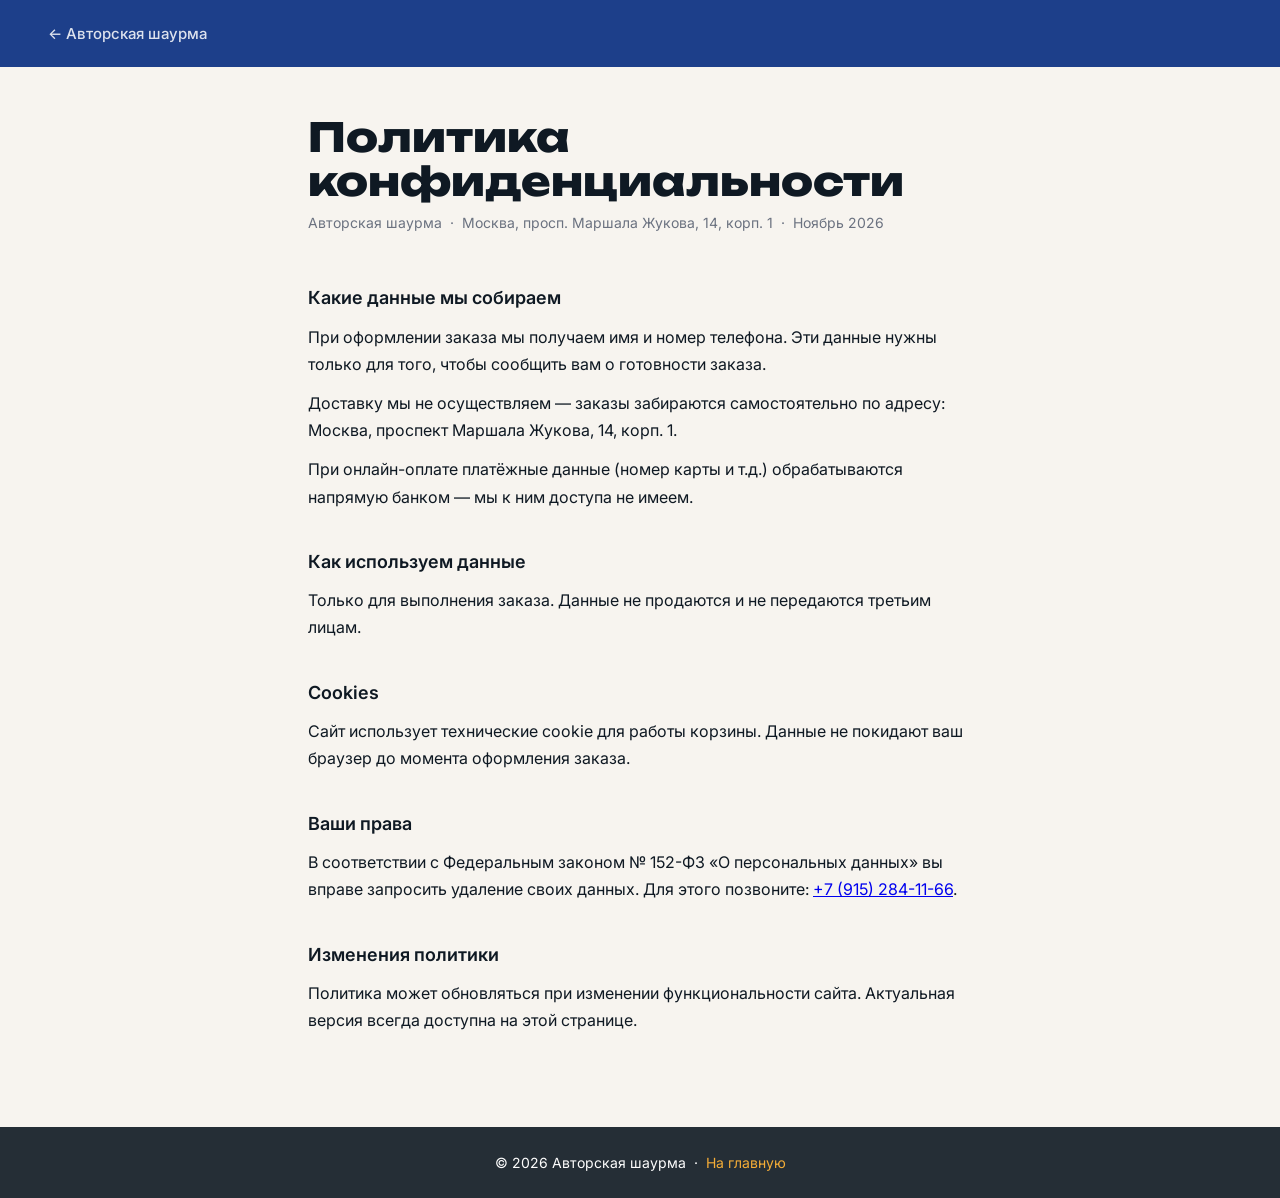
<file: privacy.html>
<!doctype html>
<html lang="ru">
<head>
  <meta charset="utf-8">
  <meta name="viewport" content="width=device-width, initial-scale=1">
  <title>Политика конфиденциальности — Авторская шаурма</title>
  <meta name="robots" content="noindex">
  <link rel="preconnect" href="https://fonts.googleapis.com">
  <link rel="preconnect" href="https://fonts.gstatic.com" crossorigin>
  <link href="https://fonts.googleapis.com/css2?family=Inter:wght@400;500;600&family=Unbounded:wght@800&display=swap" rel="stylesheet">
  <style>
    *, *::before, *::after { box-sizing: border-box; margin: 0; padding: 0; }
    :root {
      --ink: #0f1923;
      --glaze: #f7f4ef;
      --muted: #6b7280;
      --saffron: #f5a623;
      --blue: #1D3F8A;
      --pad: clamp(16px, 5vw, 48px);
      --font-body: 'Inter', sans-serif;
      --font-display: 'Unbounded', sans-serif;
    }
    body {
      font-family: var(--font-body);
      background: var(--glaze);
      color: var(--ink);
      line-height: 1.7;
      min-height: 100vh;
      display: flex;
      flex-direction: column;
    }
    header {
      background: var(--blue);
      color: #fff;
      padding: 20px var(--pad);
    }
    header a {
      color: #fff;
      text-decoration: none;
      font-weight: 500;
      font-size: .9375rem;
      opacity: .85;
    }
    header a:hover { opacity: 1; }
    header a::before { content: '← '; }
    main {
      flex: 1;
      max-width: 760px;
      width: 100%;
      margin: 0 auto;
      padding: 48px var(--pad) 80px;
    }
    h1 {
      font-family: var(--font-display);
      font-size: clamp(1.5rem, 5vw, 2.5rem);
      font-weight: 800;
      line-height: 1.1;
      margin-bottom: 8px;
    }
    .meta {
      color: var(--muted);
      font-size: .875rem;
      margin-bottom: 48px;
    }
    h2 {
      font-size: 1.125rem;
      font-weight: 600;
      margin: 36px 0 10px;
    }
    p { margin-bottom: 12px; }
    footer {
      background: var(--ink);
      color: #fff;
      text-align: center;
      padding: 24px var(--pad);
      font-size: .875rem;
      opacity: .9;
    }
    footer a { color: var(--saffron); text-decoration: none; }
  </style>
</head>
<body>
  <header>
    <a href="index.html">Авторская шаурма</a>
  </header>

  <main>
    <h1>Политика конфиденциальности</h1>
    <p class="meta">Авторская шаурма &nbsp;·&nbsp; Москва, просп. Маршала Жукова, 14, корп. 1 &nbsp;·&nbsp; Ноябрь 2026</p>

    <h2>Какие данные мы собираем</h2>
    <p>При оформлении заказа мы получаем имя и номер телефона. Эти данные нужны только для того, чтобы сообщить вам о готовности заказа.</p>
    <p>Доставку мы не осуществляем — заказы забираются самостоятельно по адресу: Москва, проспект Маршала Жукова, 14, корп. 1.</p>
    <p>При онлайн-оплате платёжные данные (номер карты и т.д.) обрабатываются напрямую банком — мы к ним доступа не имеем.</p>

    <h2>Как используем данные</h2>
    <p>Только для выполнения заказа. Данные не продаются и не передаются третьим лицам.</p>

    <h2>Cookies</h2>
    <p>Сайт использует технические cookie для работы корзины. Данные не покидают ваш браузер до момента оформления заказа.</p>

    <h2>Ваши права</h2>
    <p>В соответствии с Федеральным законом № 152-ФЗ «О персональных данных» вы вправе запросить удаление своих данных. Для этого позвоните: <a href="tel:+79152841166">+7 (915) 284-11-66</a>.</p>

    <h2>Изменения политики</h2>
    <p>Политика может обновляться при изменении функциональности сайта. Актуальная версия всегда доступна на этой странице.</p>
  </main>

  <footer>
    &copy; 2026 Авторская шаурма &nbsp;·&nbsp; <a href="index.html">На главную</a>
  </footer>
</body>
</html>
</file>
